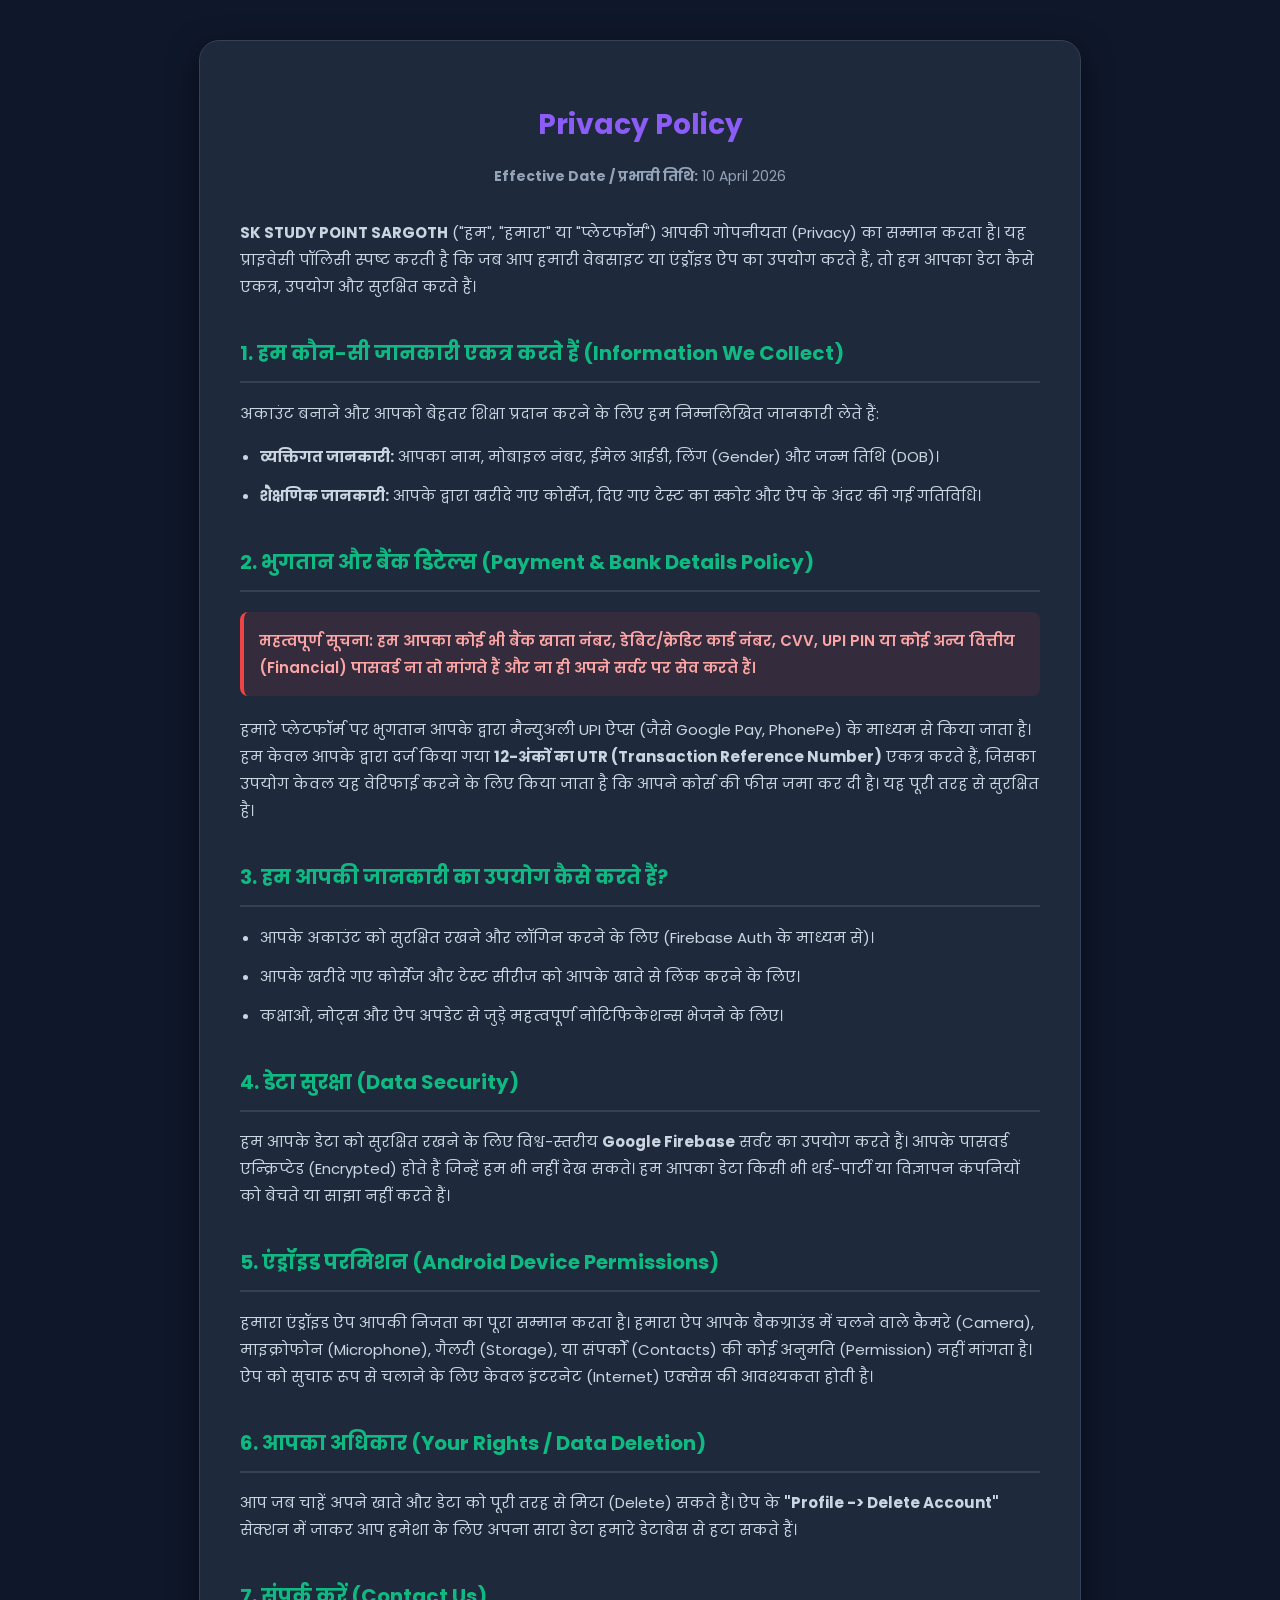
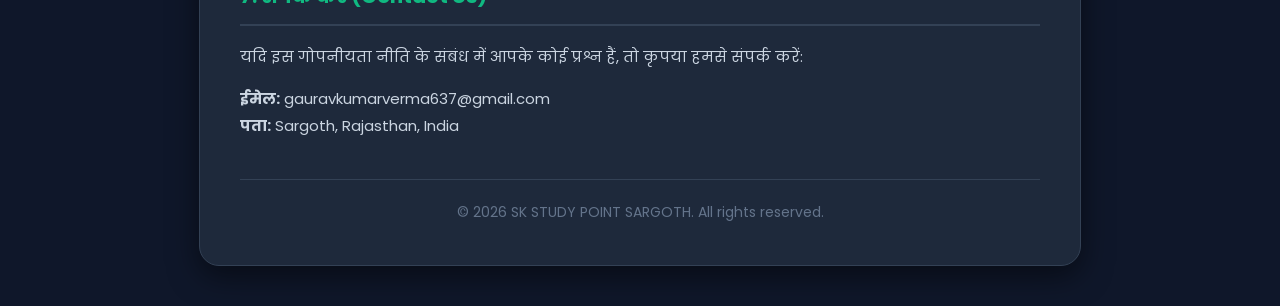
<file: privacy.html>
<!DOCTYPE html>
<html lang="hi">
<head>
    <meta charset="UTF-8">
    <meta name="viewport" content="width=device-width, initial-scale=1.0">
    <title>Privacy Policy - SK STUDY POINT SARGOTH</title>
    <link href="https://fonts.googleapis.com/css2?family=Poppins:wght@400;500;600;700&display=swap" rel="stylesheet">
    <style>
        body { 
            font-family: 'Poppins', sans-serif; 
            background-color: #0f172a; 
            color: #f1f5f9; 
            margin: 0; 
            padding: 0; 
            line-height: 1.8; 
        }
        .container { 
            max-width: 800px; 
            margin: 40px auto; 
            background: #1e293b; 
            border-radius: 20px; 
            padding: 40px; 
            box-shadow: 0 10px 30px rgba(0,0,0,0.5); 
            border: 1px solid #334155;
        }
        h1 { text-align: center; color: #8b5cf6; margin-bottom: 10px; font-size: 28px; }
        p.date { text-align: center; color: #94a3b8; font-size: 14px; margin-bottom: 30px; }
        h2 { color: #10b981; border-bottom: 2px solid #334155; padding-bottom: 10px; margin-top: 35px; font-size: 20px; }
        p, li { font-size: 15px; color: #cbd5e1; margin-bottom: 12px; }
        ul { padding-left: 20px; }
        .highlight-box { background: rgba(239, 68, 68, 0.1); border-left: 4px solid #ef4444; padding: 15px; border-radius: 8px; margin: 20px 0; }
        .highlight-box p { margin: 0; color: #fca5a5; font-weight: 600; }
        .footer { text-align: center; margin-top: 40px; padding-top: 20px; border-top: 1px solid #334155; font-size: 14px; color: #64748b; }
        
        @media (max-width: 600px) {
            .container { margin: 15px; padding: 25px; }
            h1 { font-size: 24px; }
        }
    </style>
</head>
<body>
    <div class="container">
        <h1>Privacy Policy</h1>
        <p class="date"><strong>Effective Date / प्रभावी तिथि:</strong> 10 April 2026</p>

        <p><strong>SK STUDY POINT SARGOTH</strong> ("हम", "हमारा" या "प्लेटफॉर्म") आपकी गोपनीयता (Privacy) का सम्मान करता है। यह प्राइवेसी पॉलिसी स्पष्ट करती है कि जब आप हमारी वेबसाइट या एंड्रॉइड ऐप का उपयोग करते हैं, तो हम आपका डेटा कैसे एकत्र, उपयोग और सुरक्षित करते हैं।</p>

        <h2>1. हम कौन-सी जानकारी एकत्र करते हैं (Information We Collect)</h2>
        <p>अकाउंट बनाने और आपको बेहतर शिक्षा प्रदान करने के लिए हम निम्नलिखित जानकारी लेते हैं:</p>
        <ul>
            <li><strong>व्यक्तिगत जानकारी:</strong> आपका नाम, मोबाइल नंबर, ईमेल आईडी, लिंग (Gender) और जन्म तिथि (DOB)।</li>
            <li><strong>शैक्षणिक जानकारी:</strong> आपके द्वारा खरीदे गए कोर्सेज, दिए गए टेस्ट का स्कोर और ऐप के अंदर की गई गतिविधि।</li>
        </ul>

        <h2>2. भुगतान और बैंक डिटेल्स (Payment & Bank Details Policy)</h2>
        <div class="highlight-box">
            <p>महत्वपूर्ण सूचना: हम आपका कोई भी बैंक खाता नंबर, डेबिट/क्रेडिट कार्ड नंबर, CVV, UPI PIN या कोई अन्य वित्तीय (Financial) पासवर्ड ना तो मांगते हैं और ना ही अपने सर्वर पर सेव करते हैं।</p>
        </div>
        <p>हमारे प्लेटफॉर्म पर भुगतान आपके द्वारा मैन्युअली UPI ऐप्स (जैसे Google Pay, PhonePe) के माध्यम से किया जाता है। हम केवल आपके द्वारा दर्ज किया गया <strong>12-अंकों का UTR (Transaction Reference Number)</strong> एकत्र करते हैं, जिसका उपयोग केवल यह वेरिफाई करने के लिए किया जाता है कि आपने कोर्स की फीस जमा कर दी है। यह पूरी तरह से सुरक्षित है।</p>

        <h2>3. हम आपकी जानकारी का उपयोग कैसे करते हैं?</h2>
        <ul>
            <li>आपके अकाउंट को सुरक्षित रखने और लॉगिन करने के लिए (Firebase Auth के माध्यम से)।</li>
            <li>आपके खरीदे गए कोर्सेज और टेस्ट सीरीज को आपके खाते से लिंक करने के लिए।</li>
            <li>कक्षाओं, नोट्स और ऐप अपडेट से जुड़े महत्वपूर्ण नोटिफिकेशन्स भेजने के लिए।</li>
        </ul>

        <h2>4. डेटा सुरक्षा (Data Security)</h2>
        <p>हम आपके डेटा को सुरक्षित रखने के लिए विश्व-स्तरीय <strong>Google Firebase</strong> सर्वर का उपयोग करते हैं। आपके पासवर्ड एन्क्रिप्टेड (Encrypted) होते हैं जिन्हें हम भी नहीं देख सकते। हम आपका डेटा किसी भी थर्ड-पार्टी या विज्ञापन कंपनियों को बेचते या साझा नहीं करते हैं।</p>

        <h2>5. एंड्रॉइड परमिशन (Android Device Permissions)</h2>
        <p>हमारा एंड्रॉइड ऐप आपकी निजता का पूरा सम्मान करता है। हमारा ऐप आपके बैकग्राउंड में चलने वाले कैमरे (Camera), माइक्रोफोन (Microphone), गैलरी (Storage), या संपर्कों (Contacts) की कोई अनुमति (Permission) नहीं मांगता है। ऐप को सुचारू रूप से चलाने के लिए केवल इंटरनेट (Internet) एक्सेस की आवश्यकता होती है।</p>

        <h2>6. आपका अधिकार (Your Rights / Data Deletion)</h2>
        <p>आप जब चाहें अपने खाते और डेटा को पूरी तरह से मिटा (Delete) सकते हैं। ऐप के <strong>"Profile -> Delete Account"</strong> सेक्शन में जाकर आप हमेशा के लिए अपना सारा डेटा हमारे डेटाबेस से हटा सकते हैं।</p>

        <h2>7. संपर्क करें (Contact Us)</h2>
        <p>यदि इस गोपनीयता नीति के संबंध में आपके कोई प्रश्न हैं, तो कृपया हमसे संपर्क करें:</p>
        <p><strong>ईमेल:</strong> gauravkumarverma637@gmail.com<br>
        <strong>पता:</strong> Sargoth, Rajasthan, India</p>

        <div class="footer">
            &copy; 2026 SK STUDY POINT SARGOTH. All rights reserved.
        </div>
    </div>
</body>
</html>
</file>
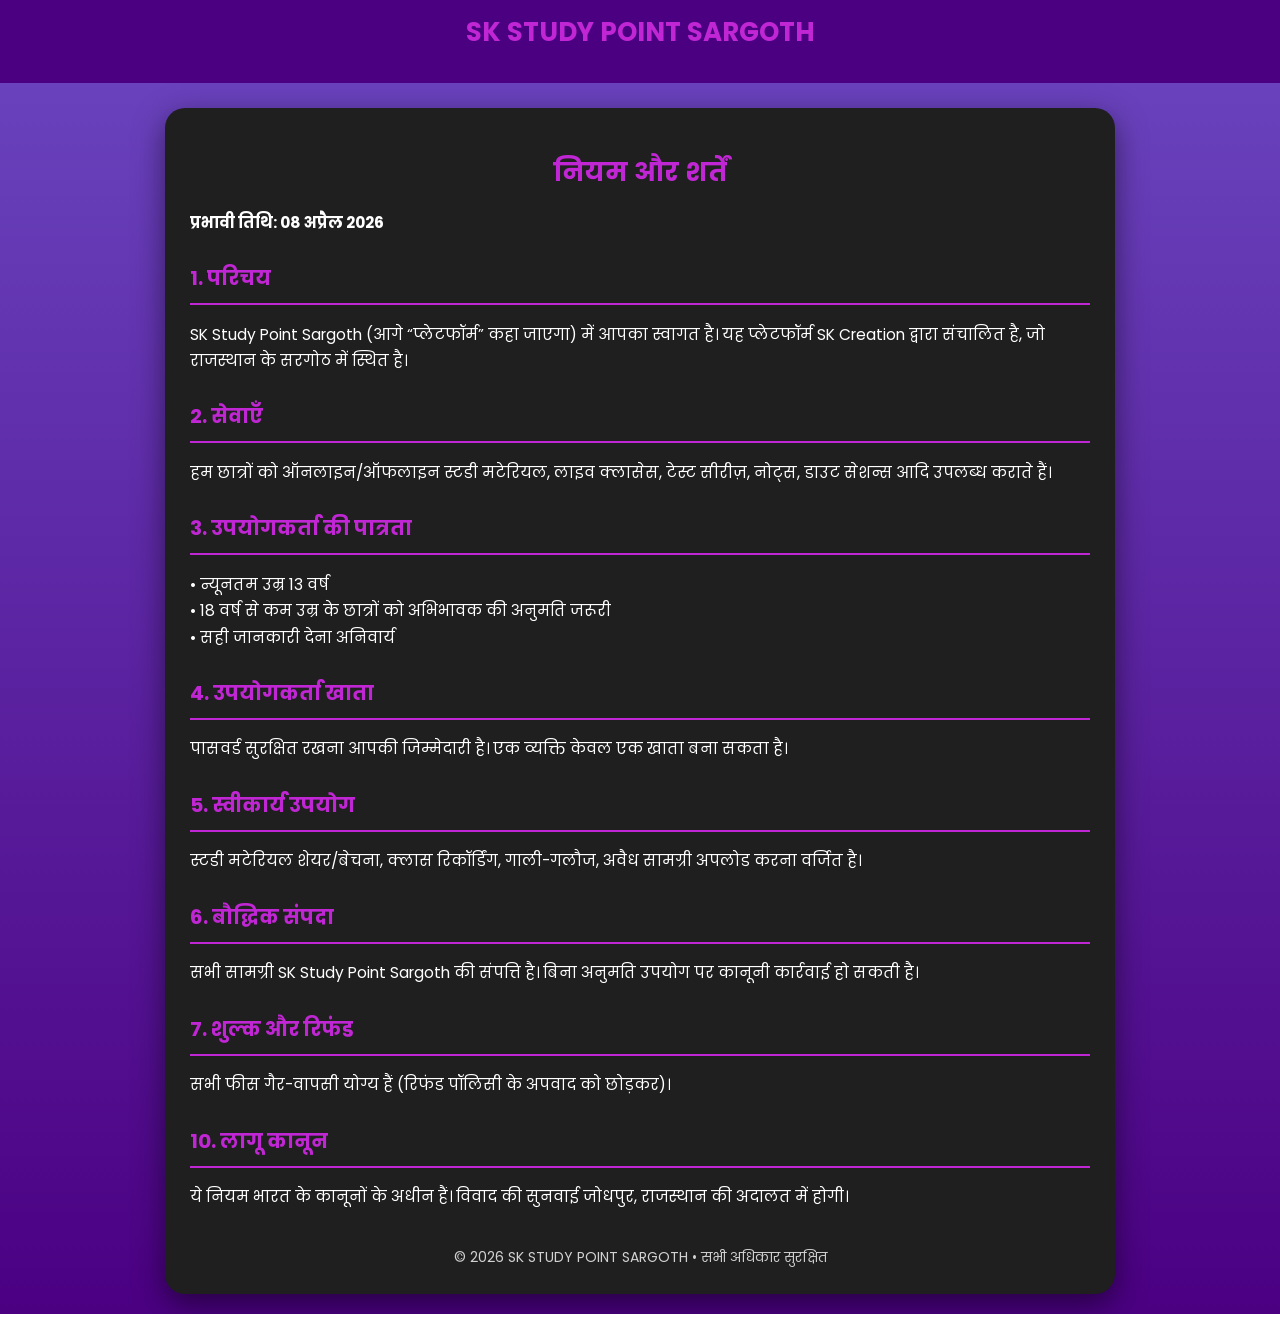
<file: terms.html>
<!DOCTYPE html>
<html lang="hi">
<head>
    <meta charset="UTF-8">
    <meta name="viewport" content="width=device-width, initial-scale=1.0">
    <title>नियम और शर्तें - SK STUDY POINT SARGOTH</title>
    <style>
        @import url('https://fonts.googleapis.com/css2?family=Poppins:wght@400;500;600&display=swap');
        body { 
            font-family: 'Poppins', sans-serif; 
            background: linear-gradient(180deg, #6B46C0, #4B0082); 
            color: #fff; 
            margin: 0; 
            padding: 0; 
            line-height: 1.7; 
        }
        .container { 
            max-width: 900px; 
            margin: 20px auto; 
            background: #1F1F1F; 
            border-radius: 20px; 
            padding: 25px; 
            box-shadow: 0 10px 30px rgba(0,0,0,0.5); 
        }
        h1 { text-align: center; color: #C026D3; margin-bottom: 10px; font-size: 26px; }
        h2 { color: #C026D3; border-bottom: 2px solid #C026D3; padding-bottom: 8px; margin-top: 25px; font-size: 20px; }
        .header { 
            background: #4B0082; 
            padding: 18px; 
            text-align: center; 
            border-radius: 20px 20px 0 0; 
            margin: -25px -25px 25px -25px; 
        }
        .footer { 
            text-align: center; 
            margin-top: 35px; 
            font-size: 14px; 
            opacity: 0.8; 
        }
        p, li { margin-bottom: 12px; font-size: 15.5px; }
    </style>
</head>
<body>
    <div class="header">
        <h1>SK STUDY POINT SARGOTH</h1>
    </div>
    <div class="container">
        <h1>नियम और शर्तें</h1>
        <p><strong>प्रभावी तिथि: 08 अप्रैल 2026</strong></p>

        <h2>1. परिचय</h2>
        <p>SK Study Point Sargoth (आगे “प्लेटफॉर्म” कहा जाएगा) में आपका स्वागत है। यह प्लेटफॉर्म SK Creation द्वारा संचालित है, जो राजस्थान के सरगोठ में स्थित है।</p>

        <h2>2. सेवाएँ</h2>
        <p>हम छात्रों को ऑनलाइन/ऑफलाइन स्टडी मटेरियल, लाइव क्लासेस, टेस्ट सीरीज़, नोट्स, डाउट सेशन्स आदि उपलब्ध कराते हैं।</p>

        <h2>3. उपयोगकर्ता की पात्रता</h2>
        <p>• न्यूनतम उम्र 13 वर्ष<br>• 18 वर्ष से कम उम्र के छात्रों को अभिभावक की अनुमति जरूरी<br>• सही जानकारी देना अनिवार्य</p>

        <h2>4. उपयोगकर्ता खाता</h2>
        <p>पासवर्ड सुरक्षित रखना आपकी जिम्मेदारी है। एक व्यक्ति केवल एक खाता बना सकता है।</p>

        <h2>5. स्वीकार्य उपयोग</h2>
        <p>स्टडी मटेरियल शेयर/बेचना, क्लास रिकॉर्डिंग, गाली-गलौज, अवैध सामग्री अपलोड करना वर्जित है।</p>

        <h2>6. बौद्धिक संपदा</h2>
        <p>सभी सामग्री SK Study Point Sargoth की संपत्ति है। बिना अनुमति उपयोग पर कानूनी कार्रवाई हो सकती है।</p>

        <h2>7. शुल्क और रिफंड</h2>
        <p>सभी फीस गैर-वापसी योग्य हैं (रिफंड पॉलिसी के अपवाद को छोड़कर)।</p>

        <h2>10. लागू कानून</h2>
        <p>ये नियम भारत के कानूनों के अधीन हैं। विवाद की सुनवाई जोधपुर, राजस्थान की अदालत में होगी।</p>

        <div class="footer">
            © 2026 SK STUDY POINT SARGOTH • सभी अधिकार सुरक्षित
        </div>
    </div>
</body>
</html>
</file>
